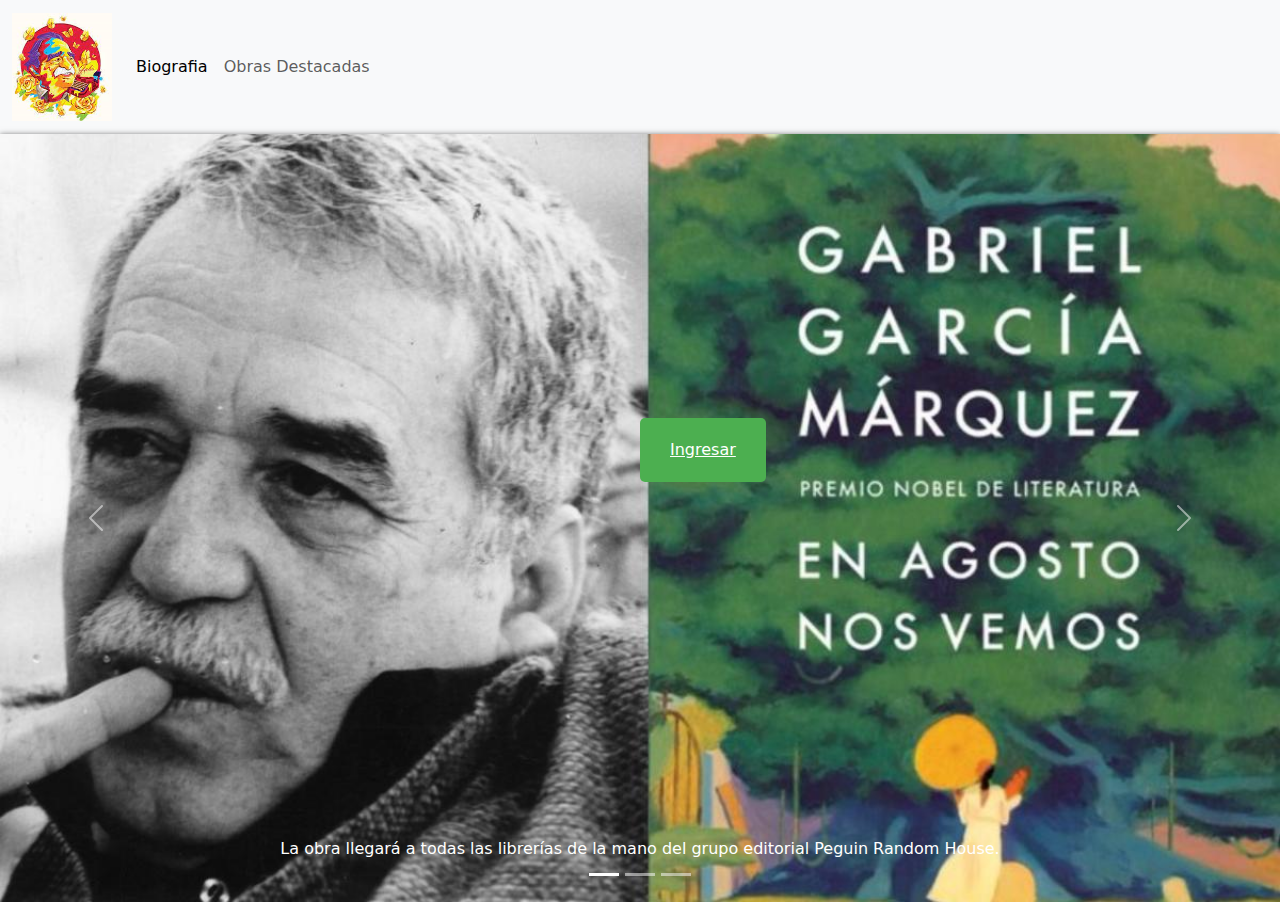
<file: index.html>
<!DOCTYPE html>
<html lang="en">
<head>
    <meta charset="UTF-8">
    <meta name="viewport" content="width=device-width, initial-scale=1.0">

    <!-- Latest compiled and minified CSS -->
<link href="https://cdn.jsdelivr.net/npm/bootstrap@5.3.2/dist/css/bootstrap.min.css" rel="stylesheet">

<!-- Latest compiled JavaScript -->
<script src="https://cdn.jsdelivr.net/npm/bootstrap@5.3.2/dist/js/bootstrap.bundle.min.js"></script>
<link href="estilos.css" rel="stylesheet">

    <title>Biografia</title>
</head>

<body>
    <nav class="navbar navbar-expand-lg navbar-light bg-body-tertiary">
        <div class="container-fluid">
          <a class="navbar-brand" href="index.html"><img src="img/gabo.png" alt="10" width="100" ></a>
          <button
            data-mdb-collapse-init
            class="navbar-toggler"
            type="button"
            data-mdb-target="#navbarNavAltMarkup"
            aria-controls="navbarNavAltMarkup"
            aria-expanded="false"
            aria-label="Toggle navigation"
          >
            <i class="fas fa-bars"></i>
          </button>
          <div class="collapse navbar-collapse" id="navbarNavAltMarkup">
            <div class="navbar-nav">
              <a class="nav-link active" aria-current="page" href="biografia.html">Biografia</a>
              <a class="nav-link" href="obrDest.html">Obras Destacadas</a>
            </div>
          </div>
        </div>
      </nav>

<!-- Carousel -->
<div id="demo" class="carousel slide" data-bs-ride="carousel" >

    <!-- Indicators/dots -->
    <div class="carousel-indicators">
      <button type="button" data-bs-target="#demo" data-bs-slide-to="0" class="active" ></button>
      <button type="button" data-bs-target="#demo" data-bs-slide-to="1"></button>
      <button type="button" data-bs-target="#demo" data-bs-slide-to="2"></button>
    </div>
  
    <!-- The slideshow/carousel -->
    <div class="carousel-inner">
      <div class="carousel-item active">
        <a   href="https://www.eltiempo.com/cultura/gente/legado-de-gabriel-garcia-marquez-se-estrenara-en-agosto-nos-vemos-859445">
        <img src="img/gaboNot1.jpeg" alt="La obra llegará a todas las librerías de la mano del grupo editorial Peguin Random House." class="d-block w-100" >
        <span class="carousel-caption btn btn-line-Secondary">La obra llegará a todas las librerías de la mano del grupo editorial Peguin Random House.</span>
      
    </a> 
      </div>
      <div class="carousel-item">
        <a href="https://www.senalcolombia.tv/cultura/gabriel-garcia-marquez-galeon-san-jose"> 
          <img src="img/gaboNot2.jpg"  alt="Gabo se anticipó 30 años al hallazgo del Galeón San José" class="d-block w-100">
          <span class="carousel-caption">Gabo se anticipó 30 años al hallazgo del Galeón San José</span>
        </a>
       
      </div>
      <div class="carousel-item">
        <a href="https://hjck.com/libros/la-torre-colpatria-se-viste-de-realismo-magico-asi-anunciaran-la-novela-postuma-de-garcia-marquez-rg10"> 
          <img src="img/descarga.jpg"  alt="Gabo se anticipó 30 años al hallazgo del Galeón San José" class="d-block w-100">
          <span class="carousel-caption">La Torre Colpatria se viste de realismo mágico: así anunciarán la novela póstuma de García Márquez</span>
        </a>
      </div>
    </div>
  
    <!-- Left and right controls/icons -->
    <button class="carousel-control-prev" type="button" data-bs-target="#demo" data-bs-slide="prev">
      <span class="carousel-control-prev-icon"></span>
    </button>
    <button class="carousel-control-next" type="button" data-bs-target="#demo" data-bs-slide="next">
      <span class="carousel-control-next-icon"></span>
    </button>
  </div>
  <div class="contenedor_general">
    <a type="button" value="Ingresar" class="my-button" href="biografia.html" >Ingresar</a>
</div>  
</body>
</html>
</file>
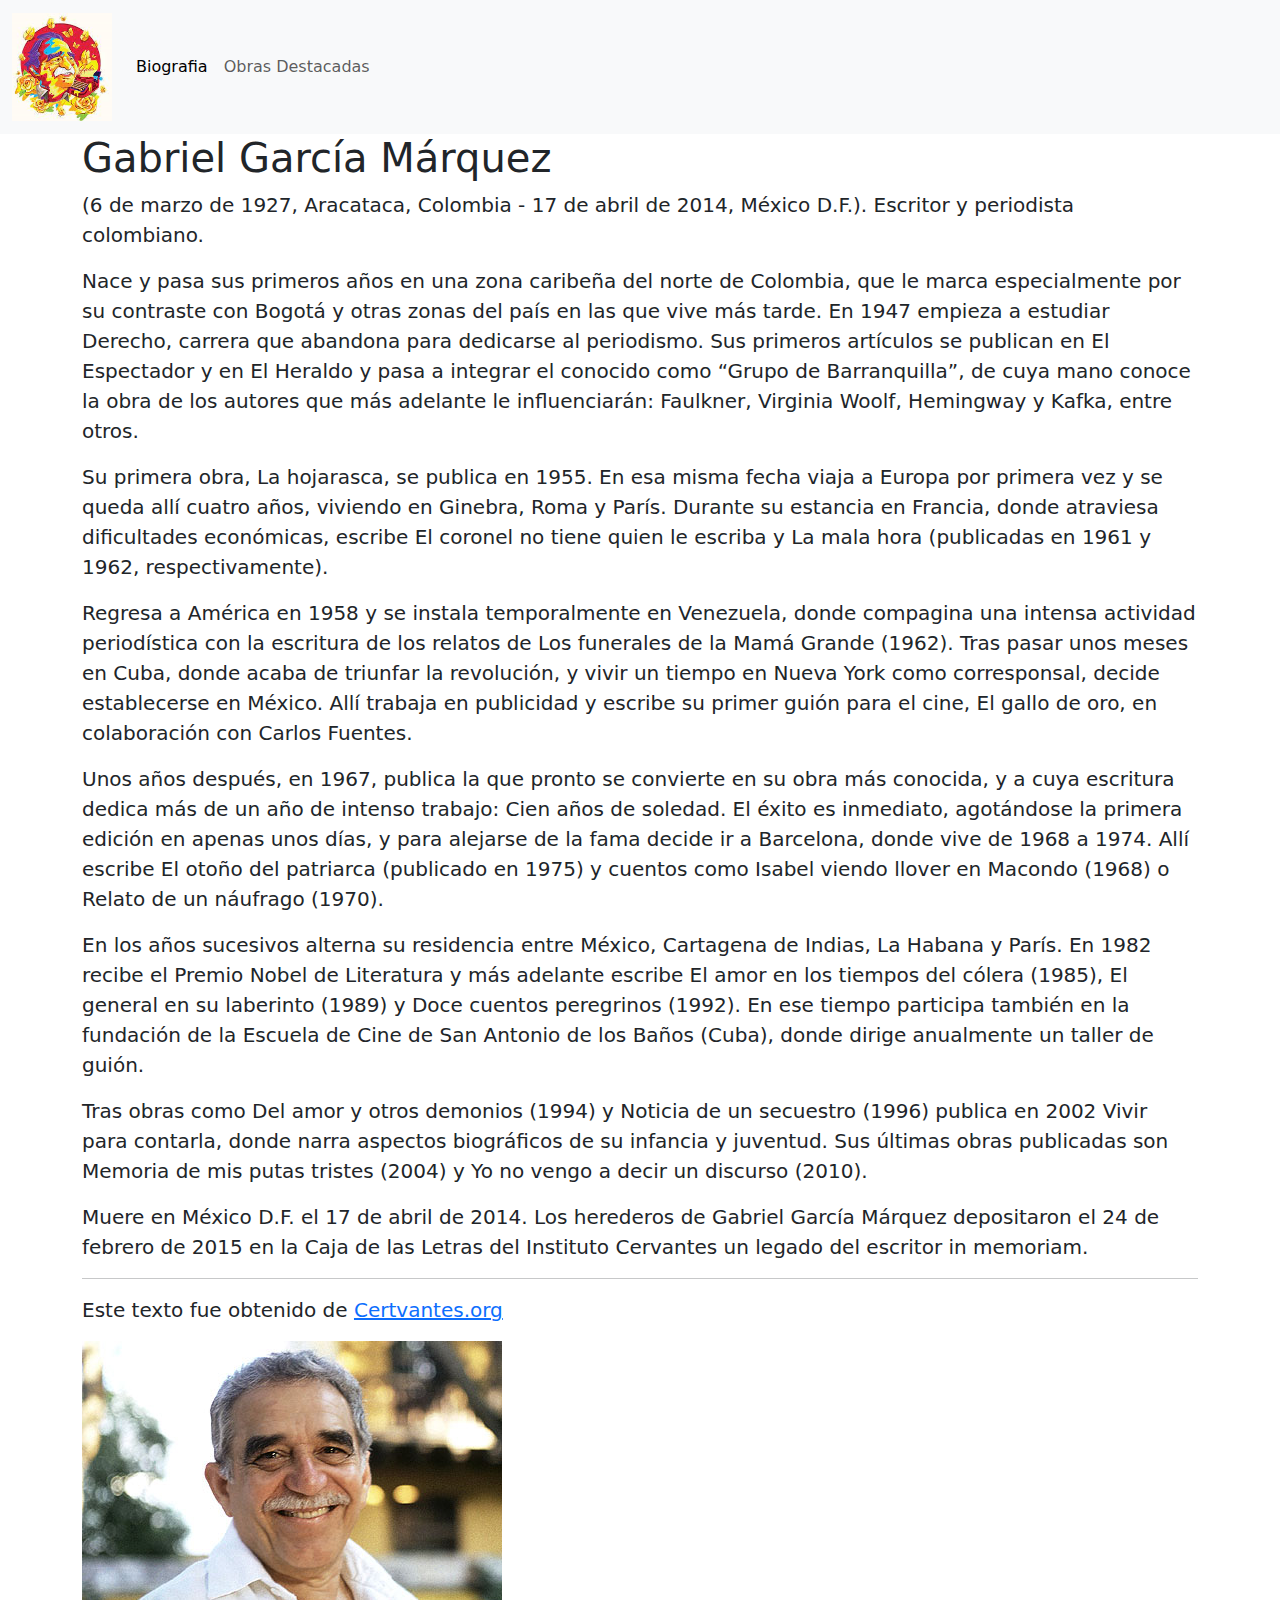
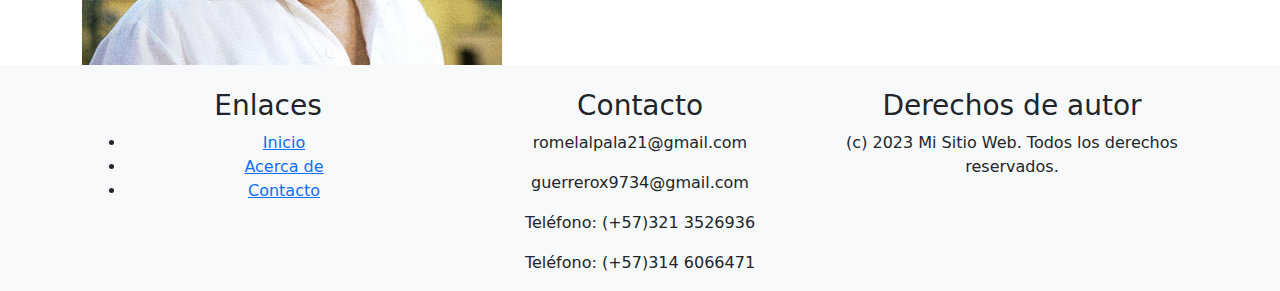
<file: biografia.html>
<!DOCTYPE html>
<html lang="en">
<head>
    <meta charset="UTF-8">
    <meta name="viewport" content="width=device-width, initial-scale=1.0">
    <link href="https://cdn.jsdelivr.net/npm/bootstrap@5.3.2/dist/css/bootstrap.min.css" rel="stylesheet">

    <!-- Latest compiled JavaScript -->
    <script src="https://cdn.jsdelivr.net/npm/bootstrap@5.3.2/dist/js/bootstrap.bundle.min.js"></script>
    <title>Biografia</title>
</head>

<body>
    <nav class="navbar navbar-expand-lg navbar-light bg-body-tertiary">
        <div class="container-fluid">
          <a class="navbar-brand" href="index.html"><img src="img/gabo.png" alt="10" width="100" ></a>
          <button
            data-mdb-collapse-init
            class="navbar-toggler"
            type="button"
            data-mdb-target="#navbarNavAltMarkup"
            aria-controls="navbarNavAltMarkup"
            aria-expanded="false"
            aria-label="Toggle navigation"
          >
            <i class="fas fa-bars"></i>
          </button>
          <div class="collapse navbar-collapse" id="navbarNavAltMarkup">
            <div class="navbar-nav">
              <a class="nav-link active" aria-current="page" href="biografia.html">Biografia</a>
              <a class="nav-link" href="obrDest.html">Obras Destacadas</a>
            </div>
          </div>
        </div>
      </nav>
    <div class="container">

        <blockquote class="blockquote">
            <div class="text">
                <h1>Gabriel García Márquez</h1>
                <p>(6 de marzo de 1927, Aracataca, Colombia - 17 de abril de 2014, México D.F.). Escritor y periodista
                    colombiano.
                </p>

                <p>Nace y pasa sus primeros años en una zona caribeña del norte de Colombia, que le marca especialmente
                    por su
                    contraste con Bogotá y otras zonas del país en las que vive más tarde. En 1947 empieza a estudiar
                    Derecho,
                    carrera que abandona para dedicarse al periodismo. Sus primeros artículos se publican en El
                    Espectador y en
                    El
                    Heraldo y pasa a integrar el conocido como “Grupo de Barranquilla”, de cuya mano conoce la obra de
                    los
                    autores
                    que más adelante le influenciarán: Faulkner, Virginia Woolf, Hemingway y Kafka, entre otros.</p>

                <p>Su primera obra, La hojarasca, se publica en 1955. En esa misma fecha viaja a Europa por primera vez
                    y se
                    queda
                    allí cuatro años, viviendo en Ginebra, Roma y París. Durante su estancia en Francia, donde atraviesa
                    dificultades económicas, escribe El coronel no tiene quien le escriba y La mala hora (publicadas en
                    1961 y
                    1962,
                    respectivamente).</p>

                <p>Regresa a América en 1958 y se instala temporalmente en Venezuela, donde compagina una intensa
                    actividad
                    periodística con la escritura de los relatos de Los funerales de la Mamá Grande (1962). Tras pasar
                    unos
                    meses en
                    Cuba, donde acaba de triunfar la revolución, y vivir un tiempo en Nueva York como corresponsal,
                    decide
                    establecerse en México. Allí trabaja en publicidad y escribe su primer guión para el cine, El gallo
                    de oro,
                    en
                    colaboración con Carlos Fuentes.</p>

                <p>Unos años después, en 1967, publica la que pronto se convierte en su obra más conocida, y a cuya
                    escritura
                    dedica
                    más de un año de intenso trabajo: Cien años de soledad. El éxito es inmediato, agotándose la primera
                    edición
                    en
                    apenas unos días, y para alejarse de la fama decide ir a Barcelona, donde vive de 1968 a 1974. Allí
                    escribe
                    El
                    otoño del patriarca (publicado en 1975) y cuentos como Isabel viendo llover en Macondo (1968) o
                    Relato de un
                    náufrago (1970).</p>

                <p>En los años sucesivos alterna su residencia entre México, Cartagena de Indias, La Habana y París. En
                    1982
                    recibe
                    el Premio Nobel de Literatura y más adelante escribe El amor en los tiempos del cólera (1985), El
                    general en
                    su
                    laberinto (1989) y Doce cuentos peregrinos (1992). En ese tiempo participa también en la fundación
                    de la
                    Escuela
                    de Cine de San Antonio de los Baños (Cuba), donde dirige anualmente un taller de guión.</p>

                <p>Tras obras como Del amor y otros demonios (1994) y Noticia de un secuestro (1996) publica en 2002
                    Vivir para
                    contarla, donde narra aspectos biográficos de su infancia y juventud. Sus últimas obras publicadas
                    son
                    Memoria
                    de mis putas tristes (2004) y Yo no vengo a decir un discurso (2010).</p>

                <p>Muere en México D.F. el 17 de abril de 2014. Los herederos de Gabriel García Márquez depositaron el
                    24 de
                    febrero
                    de 2015 en la Caja de las Letras del Instituto Cervantes un legado del escritor in memoriam.</p>
                </p>
                <hr>
                Este texto fue obtenido de <a
                        href="https://www.cervantes.es/bibliotecas_documentacion_espanol/creadores/garcia_marquez_gabriel.htm">Certvantes.org</a>
                    
            </div>
        </blockquote>


        <div class="image">
            <img src="img/garcia_marquez_gabriel.jpg" alt="Gabriel García Márquez">
        </div>
    </div>
    <footer class="bg-body-tertiary text-center">
        <!-- Grid container -->
        <div class="container p-4 pb-0">
          <div class="row">
            <div class="col-lg-4">
              <h3>Enlaces</h3>
              <ul>
                <li><a href="#">Inicio</a></li>
                <li><a href="#">Acerca de</a></li>
                <li><a href="#">Contacto</a></li>
              </ul>
            </div>
            <div class="col-lg-4">
              <h3>Contacto</h3>
              <p>romelalpala21@gmail.com</p>
              <p>guerrerox9734@gmail.com</p>
              <p>Teléfono: (+57)321 3526936</p>
              <p>Teléfono: (+57)314 6066471</p>
            </div>
            <div class="col-lg-4">
              <h3>Derechos de autor</h3>
              <p>(c) 2023 Mi Sitio Web. Todos los derechos reservados.</p>
            </div>
          </div>
        </div>
      </footer>
</body>
</html>
</file>
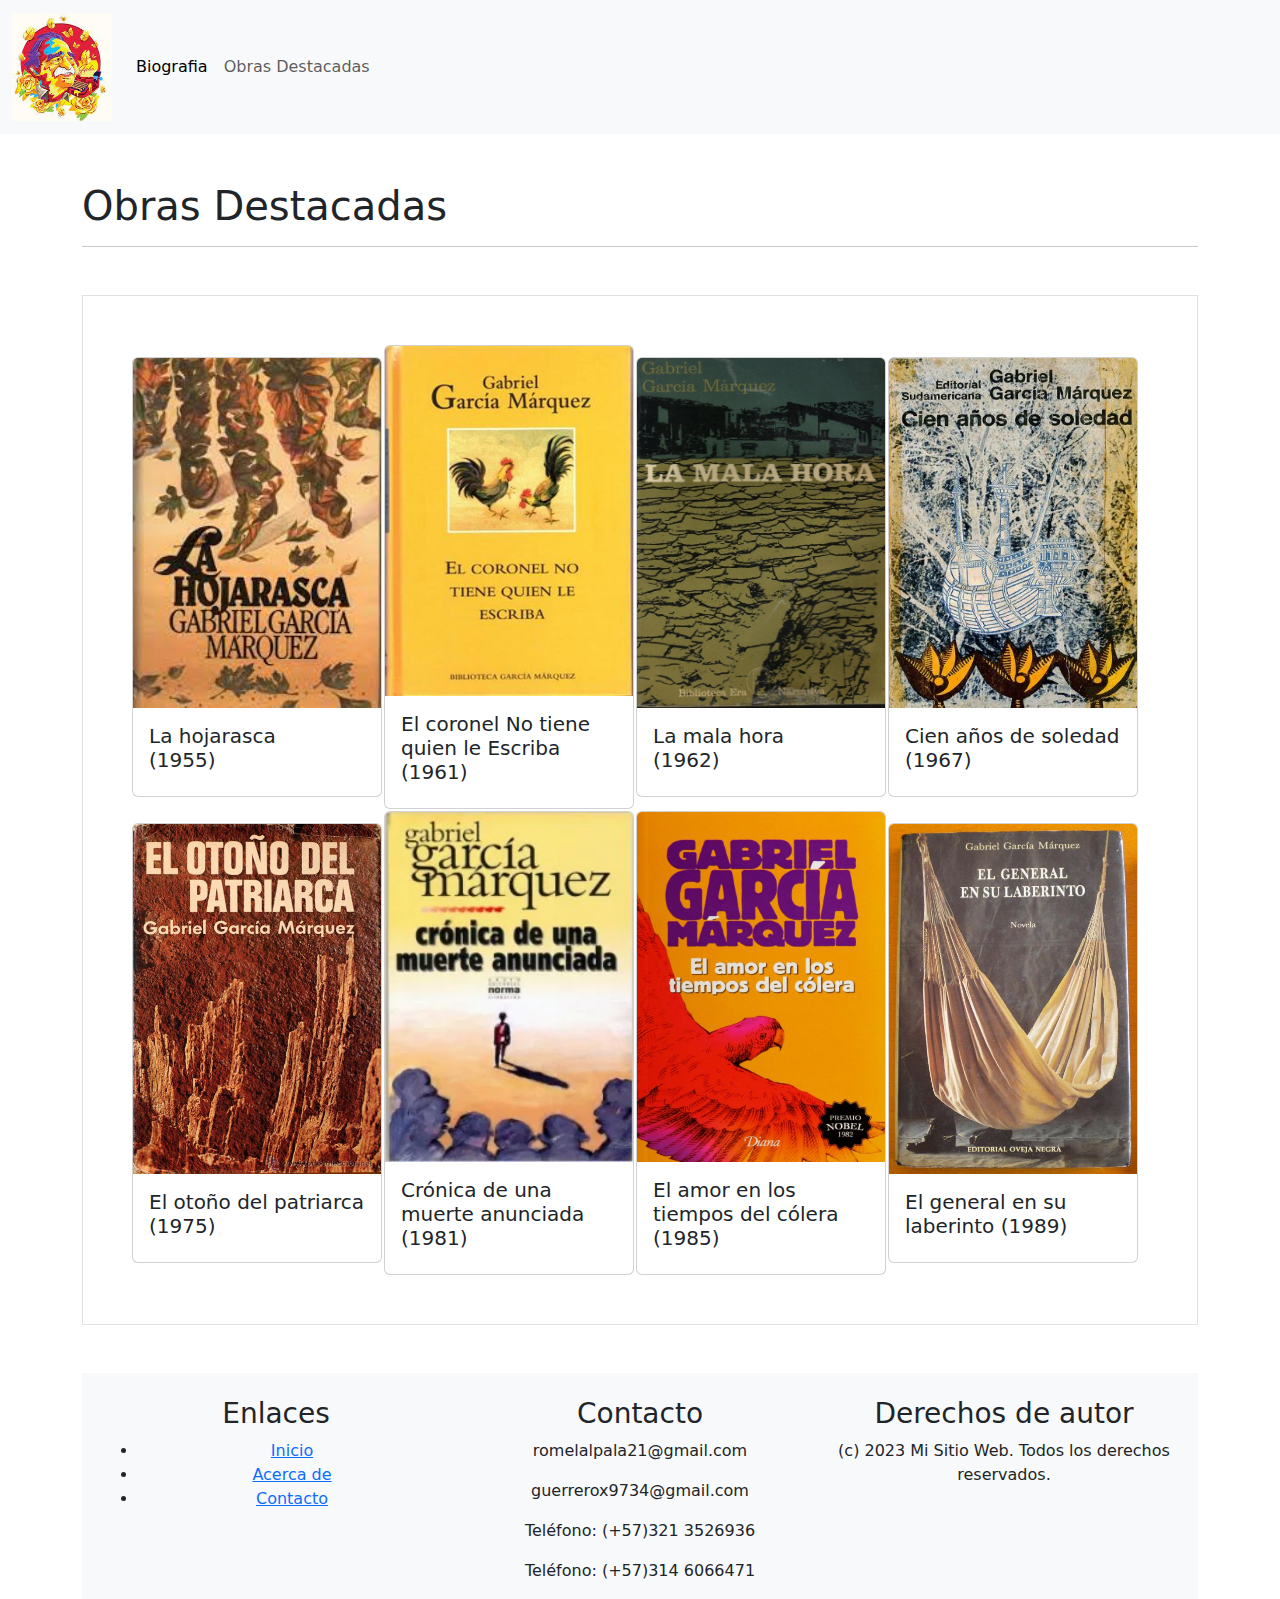
<file: obrDest.html>
<!DOCTYPE html>
<html lang="en">
<head>
    <meta charset="UTF-8">
    <meta name="viewport" content="width=device-width, initial-scale=1.0">
    <title>Obras Destacadas</title>
    <link href="https://cdn.jsdelivr.net/npm/bootstrap@5.3.2/dist/css/bootstrap.min.css" rel="stylesheet">

    <!-- Latest compiled JavaScript -->
    <script src="https://cdn.jsdelivr.net/npm/bootstrap@5.3.2/dist/js/bootstrap.bundle.min.js"></script>
</head>
<body>
  <nav class="navbar navbar-expand-lg navbar-light bg-body-tertiary">
    <div class="container-fluid">
      <a class="navbar-brand" href="index.html"><img src="img/gabo.png" alt="10" width="100" ></a>
      <button
        data-mdb-collapse-init
        class="navbar-toggler"
        type="button"
        data-mdb-target="#navbarNavAltMarkup"
        aria-controls="navbarNavAltMarkup"
        aria-expanded="false"
        aria-label="Toggle navigation"
      >
        <i class="fas fa-bars"></i>
      </button>
      <div class="collapse navbar-collapse" id="navbarNavAltMarkup">
        <div class="navbar-nav">
          <a class="nav-link active" aria-current="page" href="biografia.html">Biografia</a>
          <a class="nav-link" href="obrDest.html">Obras Destacadas</a>
        </div>
      </div>
    </div>
  </nav>
    <div class="container  pt-5">
      <hd>
    <h1>Obras Destacadas</h1>
    <hr>
    <div class="container p-5 my-5 border">
    <table>
      <tr>
  
    <td>
  
    <div class="card" style="width:250px">
      <img class="card-img-top" height="350px" src="imagenes/la_ojarasca.jfif" alt="Card image">
      <div class="card-body">
        <h5 class="card-title">La hojarasca <br>(1955)</h5>
        <p class="card-text"></p>
        
      </div>
    </div>
  
    </td>
    <td>
  
      <div class="card" style="width:250px">
        <img class="card-img-top" height="350px" src="imagenes/el_coronel_notiene.jpg" alt="Card image">
        <div class="card-body">
          <h5 class="card-title">El coronel No tiene quien le Escriba (1961)</h5>
          <p class="card-text"></p>
          
        </div>
      </div>
    
      </td>
      <td>
  
        <div class="card" style="width:250px">
          <img class="card-img-top" height="350px" src="imagenes/la_mala_hora.jfif" alt="Card image">
          <div class="card-body" >
            <h5 class="card-title">La mala hora<br> (1962)</h5>          
            <p class="card-text"></p>
            
          </div>
        </div>
      
        </td>
  
        <td>
  
          <div class="card" style="width:250px">
            <img class="card-img-top" height="350px" src="imagenes/cien_anos_soledad.jpg" alt="Card image">
            <div class="card-body">
              <h5 class="card-title">Cien años de soledad (1967)</h5>
              <p class="card-text"></p>
              
            </div>
          </div>
        
          </td>
  </tr>
  <tr>
  
    <td>
  
    <div class="card" style="width:250px">
      <img class="card-img-top" height="350px" src="imagenes/otoño_del_patriarca.png" alt="Card image">
      <div class="card-body" height="80px">
        <h5 class="card-title">El otoño del patriarca (1975)</h5>
        <p class="card-text"></p>
        
      </div>
    </div>
  
    </td>
    <td>
  
      <div class="card" style="width:250px">
        <img class="card-img-top" height="350px" src="imagenes/cronica_muerte_anunciada.webp" alt="Card image">
        <div class="card-body" >
          <h5 class="card-title">Crónica de una muerte anunciada (1981)     </h5>
          <p class="card-text"></p>
         
        </div>
      </div>
    
      </td>
      <td>
  
        <div class="card" style="width:250px">
          <img class="card-img-top" height="350px" src="imagenes/amor_tiempos_colera.jpg" alt="Card image">
          <div class="card-body" height="50px">
            <h5 class="card-title">El amor en los tiempos del cólera (1985)</h5>
            <p class="card-text"></p>
            
          </div>
        </div>
      
        </td>
  
        <td>
  
          <div class="card" style="width:250px">
            <img class="card-img-top" height="350px" src="imagenes/general_y_su_laberinto.jpg" alt="Card image">
            <div class="card-body">
              <h5 class="card-title">El general en su laberinto (1989)</h5>
              <p class="card-text"></p>
              
            </div>
          </div>
        
          </td>
  </tr>
  </table>
  </div>
      <footer class="bg-body-tertiary text-center">
          <!-- Grid container -->
          <div class="container p-4 pb-0">
            <div class="row">
              <div class="col-lg-4">
                <h3>Enlaces</h3>
                <ul>
                  <li><a href="#">Inicio</a></li>
                  <li><a href="#">Acerca de</a></li>
                  <li><a href="#">Contacto</a></li>
                </ul>
              </div>
              <div class="col-lg-4">
                <h3>Contacto</h3>
                <p>romelalpala21@gmail.com</p>
                <p>guerrerox9734@gmail.com</p>
                <p>Teléfono: (+57)321 3526936</p>
                <p>Teléfono: (+57)314 6066471</p>
              </div>
              <div class="col-lg-4">
                <h3>Derechos de autor</h3>
                <p>(c) 2023 Mi Sitio Web. Todos los derechos reservados.</p>
              </div>
            </div>
          </div>
        </footer>
      </div>
  </body>
</html>
</file>
<file: estilos.css>
.contenedor_general{
        
    display: flex;
    justify-content: center;
    position: absolute;
    top: 50%;
    left: 50%;
    transform: translate(0, -50%);
}

.my-button {
padding: 20px 30px;
background-color: #4CAF50;
color: white;
border: none;
border-radius: 5px;
cursor: pointer;

}
.my-button:hover {
background-color: #45a049;
}
.my-button:active {
background-color: #3e8e41;
}

.slide {
            position: relative;
            box-shadow: 0px 1px 6px rgba(0, 0, 0, 0.64);
            
        }
        .slide-inner {
            position: relative;
            overflow: hidden;
            width: 100%;
            height: calc( 70% );
        }
        .slide-open:checked + .slide-item {
            position: static;
            opacity: 100;
        }
        .slide-item {
            position: absolute;
            opacity: 0;
            -webkit-transition: opacity 0.6s ease-out;
            transition: opacity 0.6s ease-out;
        }
        .slide-item img {
            display: block;
            height: 90%;
            width: 100%;
            max-width: 100%;
        }
        .slide-control {
            background: rgba(0, 0, 0, 0.28);
            border-radius: 50%;
            color: #fff;
            cursor: pointer;
            display: none;
            font-size: 40px;
            height: 40px;
            line-height: 35px;
            position: absolute;
            top: 50%;
            -webkit-transform: translate(0, -50%);
            cursor: pointer;
            -ms-transform: translate(0, -50%);
            transform: translate(0, -50%);
            text-align: center;
            width: 40px;
            z-index: 10;
        }
        .slide-control.prev {
            left: 2%;
        }
        .slide-control.next {
            right: 2%;
        }
        .slide-control:hover {
            background: rgba(0, 0, 0, 0.8);
            color: #aaaaaa;
        }
        #slide-1:checked ~ .control-1,
        #slide-2:checked ~ .control-2,
        #slide-3:checked ~ .control-3 {
            display: block;
        }
        .slide-indicador {
            list-style: none;
            margin: 0;
            padding: 0;
            position: absolute;
            bottom: 2%;
            left: 0;
            right: 0;
            text-align: center;
            z-index: 10;
        }
        .slide-indicador li {
            display: inline-block;
            margin: 0 5px;
        }
        .slide-circulo {
            color: #828282;
            cursor: pointer;
            display: block;
            font-size: 35px;
        }
        .slide-circulo:hover {
            color: #aaaaaa;
        }
        #slide-1:checked ~ .control-1 ~ .slide-indicador 
             li:nth-child(1) .slide-circulo,
        #slide-2:checked ~ .control-2 ~ .slide-indicador 
              li:nth-child(2) .slide-circulo,
        #slide-3:checked ~ .control-3 ~ .slide-indicador 
              li:nth-child(3) .slide-circulo {
            color: #428bca;
        }
        #titulo {
            width: 100%;
            position: absolute;
            padding: 0px;
            margin: 0px auto;
            text-align: center;
            font-size: 27px;
            color: rgba(255, 255, 255, 1);
            font-family: 'Open Sans', sans-serif;
            z-index: 9999;
            text-shadow: 0px 1px 2px rgba(0, 0, 0, 0.33), 
                 -1px 0px 2px rgba(255, 255, 255, 0);
        }
</file>
